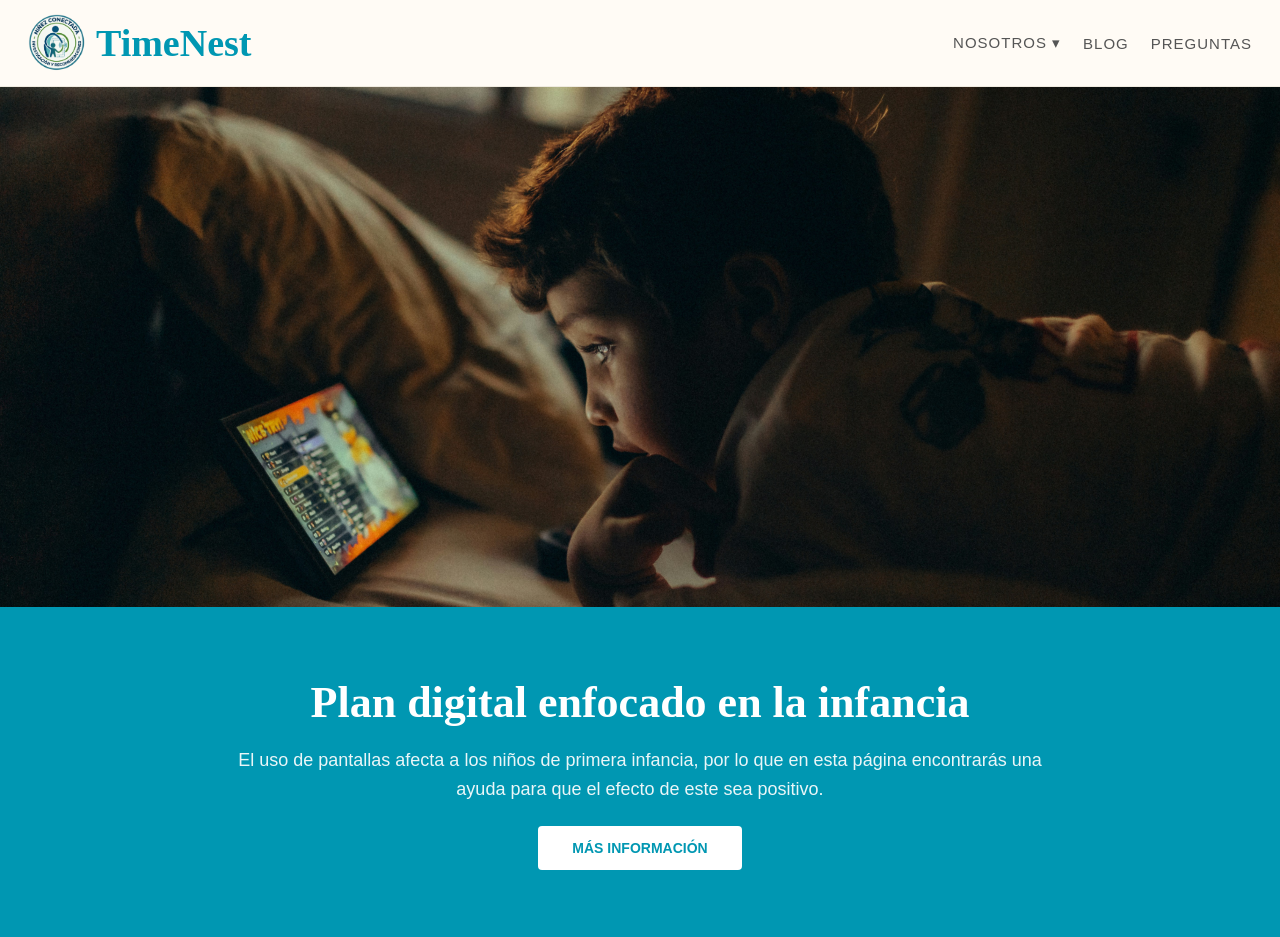
<file: index.html>
<!DOCTYPE html>
<html lang="es">
<head>
    <meta charset="UTF-8">
    <meta name="viewport" content="width=device-width, initial-scale=1.0">
    <title>TimeNest</title>
    <link rel="stylesheet" href="style.css">
    <link rel="icon" type="image/png" href="logo.png">
</head>
<body>
    <header>
        <a href="index.html" class="brand">
            <img src="logo.png" alt="Niñez Conectada" class="logo-img">
            <span class="brand-name">TimeNest</span>
        </a>
        <nav class="nav-center">
            <div class="dropdown">
                <a href="#" class="drop-btn" id="aboutBtn">NOSOTROS ▾</a>
                <div class="dropdown-content" id="aboutMenu">
                    <a href="nosotros.html">Sobre nosotros</a>
                    <a href="mision.html">Nuestra Misión</a>
                </div>
            </div>
            <a href="blog.html">BLOG</a>
            <a href="preguntas.html">PREGUNTAS</a>
        </nav>
    </header>
    <div class="hero-image"></div>
    <section class="hero-text">
        <h1>Plan digital enfocado en la infancia</h1>
        <p>El uso de pantallas afecta a los niños de primera infancia, por lo que en esta página encontrarás una ayuda para que el efecto de este sea positivo.</p>
        <div class="buttons"><a href="mas-informacion.html" class="btn">MÁS INFORMACIÓN</a></div>
    </section>
<script>
const aboutBtn=document.getElementById('aboutBtn'), aboutMenu=document.getElementById('aboutMenu');
aboutBtn.onclick=(e)=>{
    e.preventDefault(); 
    e.stopPropagation(); 
    aboutMenu.classList.toggle('show'); 
};
document.addEventListener('click',()=>{ 
    aboutMenu.classList.remove('show'); 
});
</script>
</body>
</html>
</file>
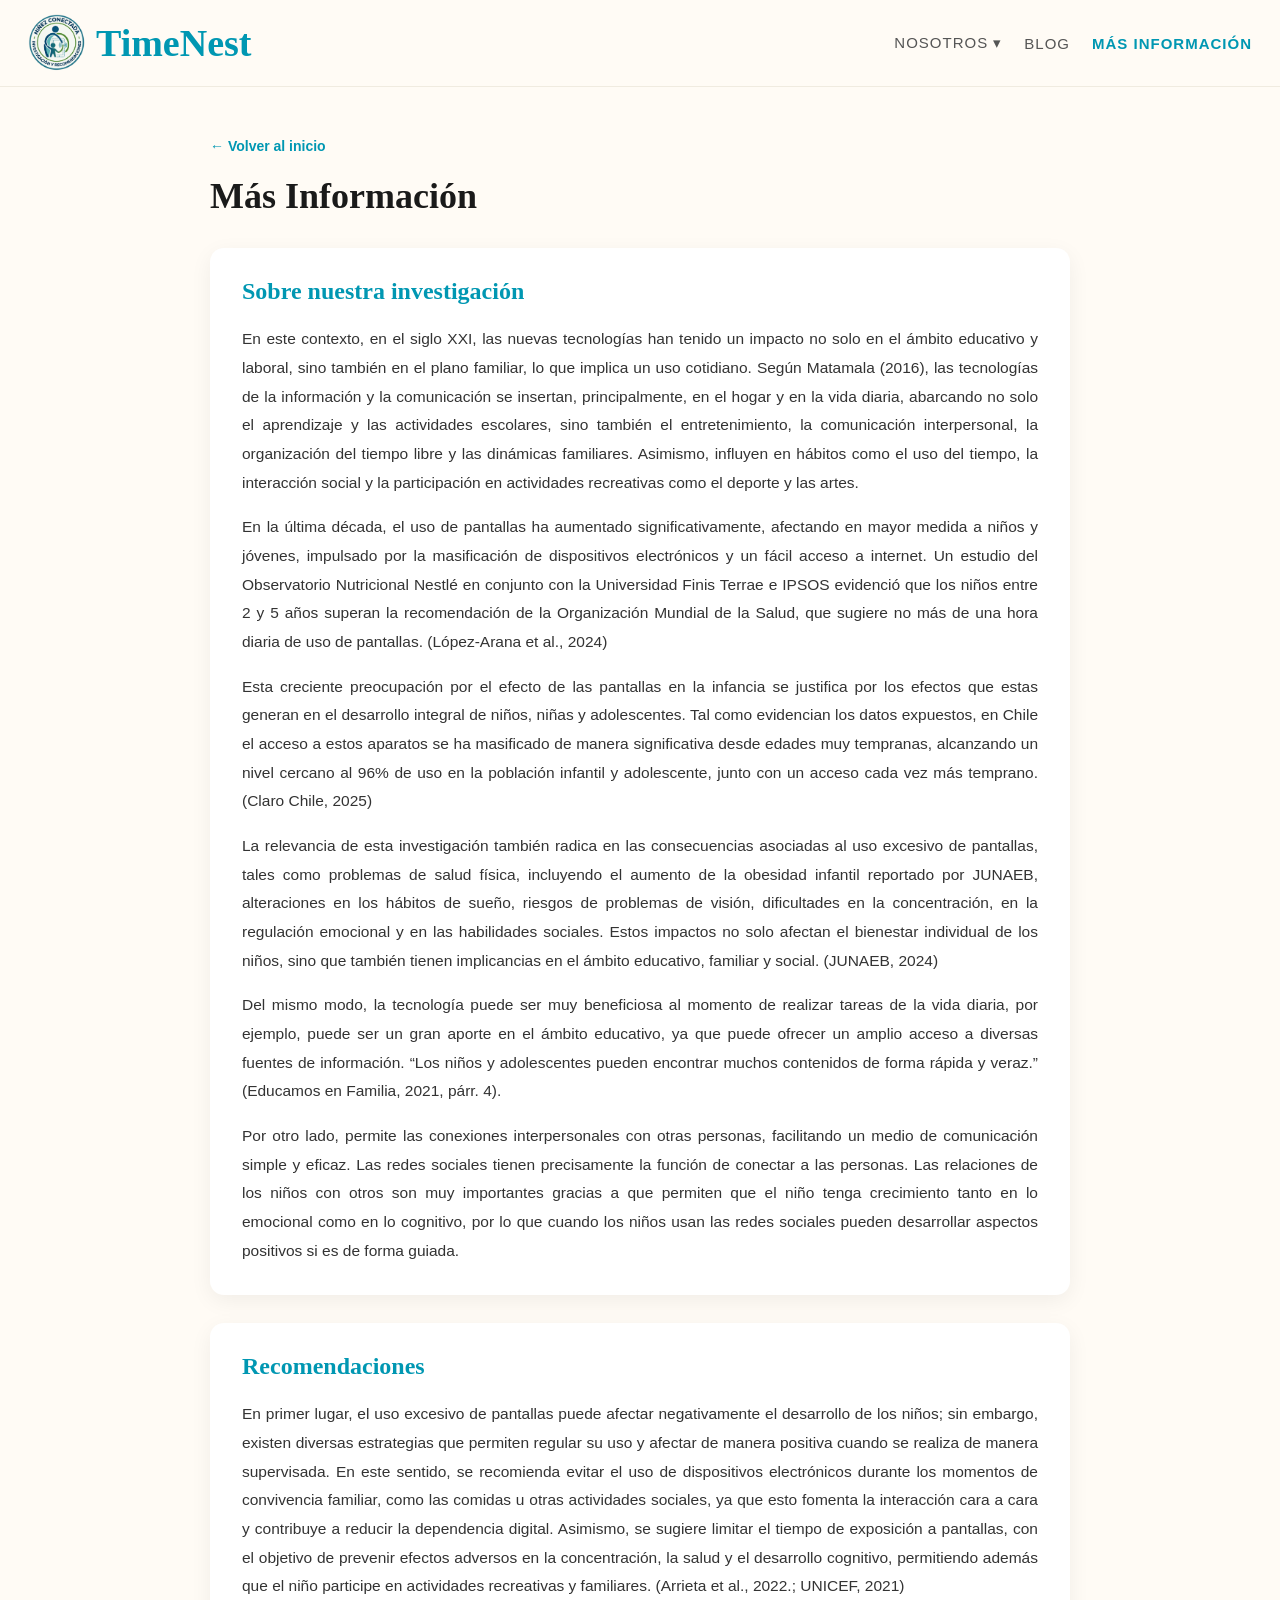
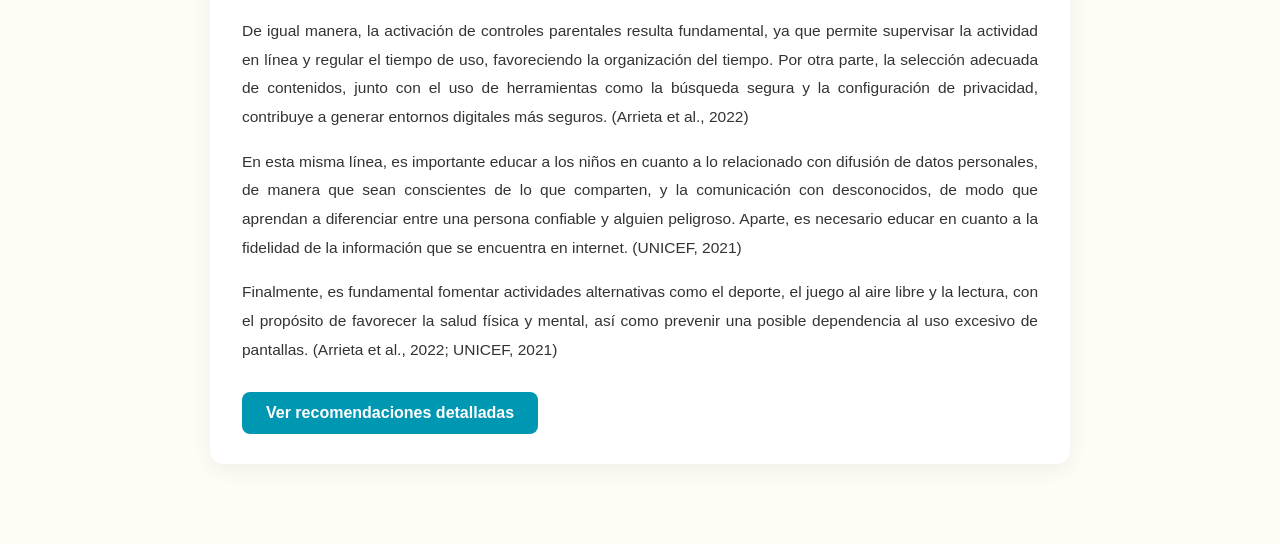
<file: mas-informacion.html>
<!DOCTYPE html>
<html lang="es">
<head>
    <meta charset="UTF-8">
    <meta name="viewport" content="width=device-width, initial-scale=1.0">
    <title>Más Información - TimeNest</title>
    <link rel="stylesheet" href="style.css?v=2">
    <link rel="icon" type="image/png" href="logo.png">
</head>
<body style="background:#FFFBF5;">
    <header>
        <a href="index.html" class="brand">
            <img src="logo.png" alt="Niñez Conectada" class="logo-img">
            <span class="brand-name">TimeNest</span>
        </a>
        <nav class="nav-center">
            <div class="dropdown">
                <a href="#" class="drop-btn" id="aboutBtn">NOSOTROS ▾</a>
                <div class="dropdown-content" id="aboutMenu">
                    <a href="nosotros.html">Sobre nosotros</a>
                    <a href="mision.html">Nuestra Misión</a>
                </div>
            </div>
            <a href="blog.html">BLOG</a>
            <a href="mas-informacion.html" style="color:#0097B2; font-weight:700;">MÁS INFORMACIÓN</a>
        </nav>
    </header>

    <section class="catalog-section" style="max-width:900px; margin:0 auto; text-align:left;">
        <a href="index.html" style="color:#0097B2; text-decoration:none; font-size:14px; font-weight:600;">← Volver al inicio</a>

        <div style="margin-top:20px; margin-bottom:30px;">
            <h1 style="font-family:'Georgia',serif; font-size:36px; font-weight:800; color:#1a1a1a; line-height:1.2;">Más Información</h1>
        </div>

        <div style="background:#fff; border-radius:14px; padding:30px 32px; box-shadow:0 6px 22px rgba(0,0,0,0.06); margin-bottom:28px;">
            <h2 style="font-family:'Georgia',serif; font-size:24px; font-weight:800; color:#0097B2; margin-bottom:20px;">Sobre nuestra investigación</h2>
            
            <p style="font-size:15.5px; line-height:1.85; color:#333; margin-bottom:16px; text-align:justify;">
                En este contexto, en el siglo XXI, las nuevas tecnologías han tenido un impacto no solo en el ámbito educativo y laboral, sino también en el plano familiar, lo que implica un uso cotidiano. Según Matamala (2016), las tecnologías de la información y la comunicación se insertan, principalmente, en el hogar y en la vida diaria, abarcando no solo el aprendizaje y las actividades escolares, sino también el entretenimiento, la comunicación interpersonal, la organización del tiempo libre y las dinámicas familiares. Asimismo, influyen en hábitos como el uso del tiempo, la interacción social y la participación en actividades recreativas como el deporte y las artes.
            </p>
            <p style="font-size:15.5px; line-height:1.85; color:#333; margin-bottom:16px; text-align:justify;">
                En la última década, el uso de pantallas ha aumentado significativamente, afectando en mayor medida a niños y jóvenes, impulsado por la masificación de dispositivos electrónicos y un fácil acceso a internet. Un estudio del Observatorio Nutricional Nestlé en conjunto con la Universidad Finis Terrae e IPSOS evidenció que los niños entre 2 y 5 años superan la recomendación de la Organización Mundial de la Salud, que sugiere no más de una hora diaria de uso de pantallas. (López-Arana et al., 2024)
            </p>
            <p style="font-size:15.5px; line-height:1.85; color:#333; margin-bottom:16px; text-align:justify;">
                Esta creciente preocupación por el efecto de las pantallas en la infancia se justifica por los efectos que estas generan en el desarrollo integral de niños, niñas y adolescentes. Tal como evidencian los datos expuestos, en Chile el acceso a estos aparatos se ha masificado de manera significativa desde edades muy tempranas, alcanzando un nivel cercano al 96% de uso en la población infantil y adolescente, junto con un acceso cada vez más temprano. (Claro Chile, 2025)
            </p>
            <p style="font-size:15.5px; line-height:1.85; color:#333; margin-bottom:16px; text-align:justify;">
                La relevancia de esta investigación también radica en las consecuencias asociadas al uso excesivo de pantallas, tales como problemas de salud física, incluyendo el aumento de la obesidad infantil reportado por JUNAEB, alteraciones en los hábitos de sueño, riesgos de problemas de visión, dificultades en la concentración, en la regulación emocional y en las habilidades sociales. Estos impactos no solo afectan el bienestar individual de los niños, sino que también tienen implicancias en el ámbito educativo, familiar y social. (JUNAEB, 2024)
            </p>
            <p style="font-size:15.5px; line-height:1.85; color:#333; margin-bottom:16px; text-align:justify;">
                Del mismo modo, la tecnología puede ser muy beneficiosa al momento de realizar tareas de la vida diaria, por ejemplo, puede ser un gran aporte en el ámbito educativo, ya que puede ofrecer un amplio acceso a diversas fuentes de información. “Los niños y adolescentes pueden encontrar muchos contenidos de forma rápida y veraz.” (Educamos en Familia, 2021, párr. 4).
            </p>
            <p style="font-size:15.5px; line-height:1.85; color:#333; margin-bottom:0; text-align:justify;">
                Por otro lado, permite las conexiones interpersonales con otras personas, facilitando un medio de comunicación simple y eficaz. Las redes sociales tienen precisamente la función de conectar a las personas. Las relaciones de los niños con otros son muy importantes gracias a que permiten que el niño tenga crecimiento tanto en lo emocional como en lo cognitivo, por lo que cuando los niños usan las redes sociales pueden desarrollar aspectos positivos si es de forma guiada.
            </p>
        </div>

        <div style="background:#fff; border-radius:14px; padding:30px 32px; box-shadow:0 6px 22px rgba(0,0,0,0.06);">
            <h2 style="font-family:'Georgia',serif; font-size:24px; font-weight:800; color:#0097B2; margin-bottom:20px;">Recomendaciones</h2>
            
            <p style="font-size:15.5px; line-height:1.85; color:#333; margin-bottom:16px; text-align:justify;">
                En primer lugar, el uso excesivo de pantallas puede afectar negativamente el desarrollo de los niños; sin embargo, existen diversas estrategias que permiten regular su uso y afectar de manera positiva cuando se realiza de manera supervisada. En este sentido, se recomienda evitar el uso de dispositivos electrónicos durante los momentos de convivencia familiar, como las comidas u otras actividades sociales, ya que esto fomenta la interacción cara a cara y contribuye a reducir la dependencia digital. Asimismo, se sugiere limitar el tiempo de exposición a pantallas, con el objetivo de prevenir efectos adversos en la concentración, la salud y el desarrollo cognitivo, permitiendo además que el niño participe en actividades recreativas y familiares. (Arrieta et al., 2022.; UNICEF, 2021)
            </p>
            <p style="font-size:15.5px; line-height:1.85; color:#333; margin-bottom:16px; text-align:justify;">
                De igual manera, la activación de controles parentales resulta fundamental, ya que permite supervisar la actividad en línea y regular el tiempo de uso, favoreciendo la organización del tiempo. Por otra parte, la selección adecuada de contenidos, junto con el uso de herramientas como la búsqueda segura y la configuración de privacidad, contribuye a generar entornos digitales más seguros. (Arrieta et al., 2022)
            </p>
            <p style="font-size:15.5px; line-height:1.85; color:#333; margin-bottom:16px; text-align:justify;">
                En esta misma línea, es importante educar a los niños en cuanto a lo relacionado con difusión de datos personales, de manera que sean conscientes de lo que comparten, y la comunicación con desconocidos, de modo que aprendan a diferenciar entre una persona confiable y alguien peligroso. Aparte, es necesario educar en cuanto a la fidelidad de la información que se encuentra en internet. (UNICEF, 2021)
            </p>
            <p style="font-size:15.5px; line-height:1.85; color:#333; margin-bottom:0; text-align:justify;">
                Finalmente, es fundamental fomentar actividades alternativas como el deporte, el juego al aire libre y la lectura, con el propósito de favorecer la salud física y mental, así como prevenir una posible dependencia al uso excesivo de pantallas. (Arrieta et al., 2022; UNICEF, 2021)
            </p>

            <a href="blog.html" style="display:inline-block; margin-top:28px; background:#0097B2; color:#fff; padding:12px 24px; border-radius:8px; text-decoration:none; font-weight:600;">Ver recomendaciones detalladas</a>
        </div>
    </section>

<script>
const aboutBtn=document.getElementById('aboutBtn'), aboutMenu=document.getElementById('aboutMenu');
aboutBtn.onclick=(e)=>{e.preventDefault(); e.stopPropagation(); aboutMenu.classList.toggle('show'); };
document.addEventListener('click',()=>{ aboutMenu.classList.remove('show'); });
</script>
</body>
</html>
</file>
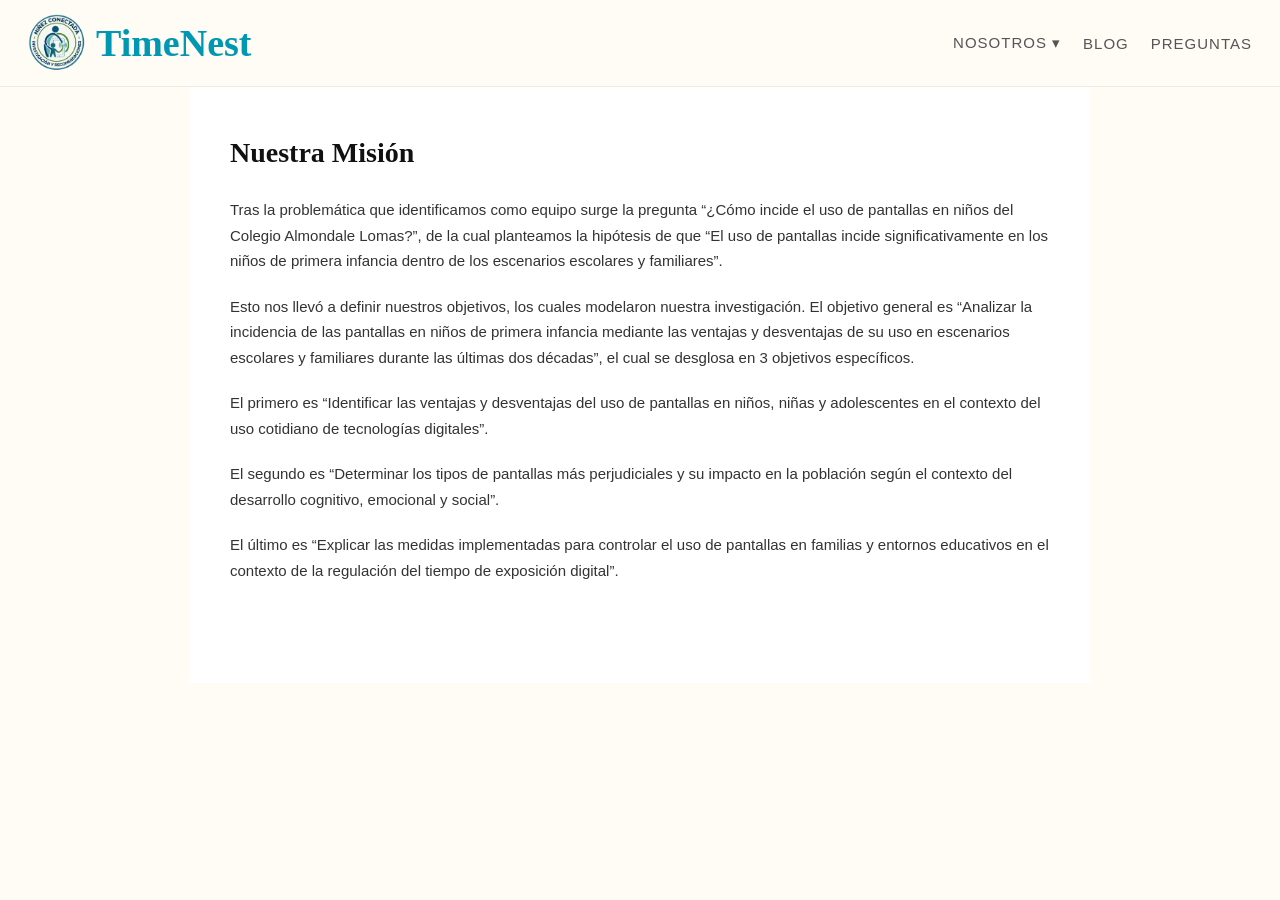
<file: mision.html>
<!DOCTYPE html>
<html lang="es">
<head>
    <meta charset="UTF-8">
    <meta name="viewport" content="width=device-width, initial-scale=1.0">
    <title>Nuestra Misión - TimeNest</title>
    <link rel="stylesheet" href="style.css">
    <link rel="icon" type="image/png" href="logo.png">
</head>
<body>
    <header>
        <a href="index.html" class="brand">
            <img src="logo.png" alt="Niñez Conectada" class="logo-img">
            <span class="brand-name">TimeNest</span>
        </a>
        <nav class="nav-center">
            <div class="dropdown">
                <a href="#" class="drop-btn" id="aboutBtn">NOSOTROS ▾</a>
                <div class="dropdown-content" id="aboutMenu">
                    <a href="nosotros.html">Sobre nosotros</a>
                    <a href="mision.html">Nuestra Misión</a>
                </div>
            </div>
            <a href="blog.html">BLOG</a>
            <a href="#">PREGUNTAS</a>
        </nav>
    </header>

    <section class="nosotros-section">
        <h1>Nuestra Misión</h1>
        <div class="nosotros-content">
            <p>
                Tras la problemática que identificamos como equipo surge la pregunta “¿Cómo incide el uso de pantallas en niños del Colegio Almondale Lomas?”, de la cual planteamos la hipótesis de que “El uso de pantallas incide significativamente en los niños de primera infancia dentro de los escenarios escolares y familiares”.
            </p>
            <p>
                Esto nos llevó a definir nuestros objetivos, los cuales modelaron nuestra investigación. El objetivo general es “Analizar la incidencia de las pantallas en niños de primera infancia mediante las ventajas y desventajas de su uso en escenarios escolares y familiares durante las últimas dos décadas”, el cual se desglosa en 3 objetivos específicos.
            </p>
            <p>
                El primero es “Identificar las ventajas y desventajas del uso de pantallas en niños, niñas y adolescentes en el contexto del uso cotidiano de tecnologías digitales”.
            </p>
            <p>
                El segundo es “Determinar los tipos de pantallas más perjudiciales y su impacto en la población según el contexto del desarrollo cognitivo, emocional y social”.
            </p>
            <p>
                El último es “Explicar las medidas implementadas para controlar el uso de pantallas en familias y entornos educativos en el contexto de la regulación del tiempo de exposición digital”.
            </p>
        </div>
    </section>

<script>
const aboutBtn=document.getElementById('aboutBtn'), aboutMenu=document.getElementById('aboutMenu');
aboutBtn.onclick=(e)=>{e.preventDefault(); e.stopPropagation(); aboutMenu.classList.toggle('show'); };
document.addEventListener('click',()=>{ aboutMenu.classList.remove('show'); });
</script>
</body>
</html>
</file>
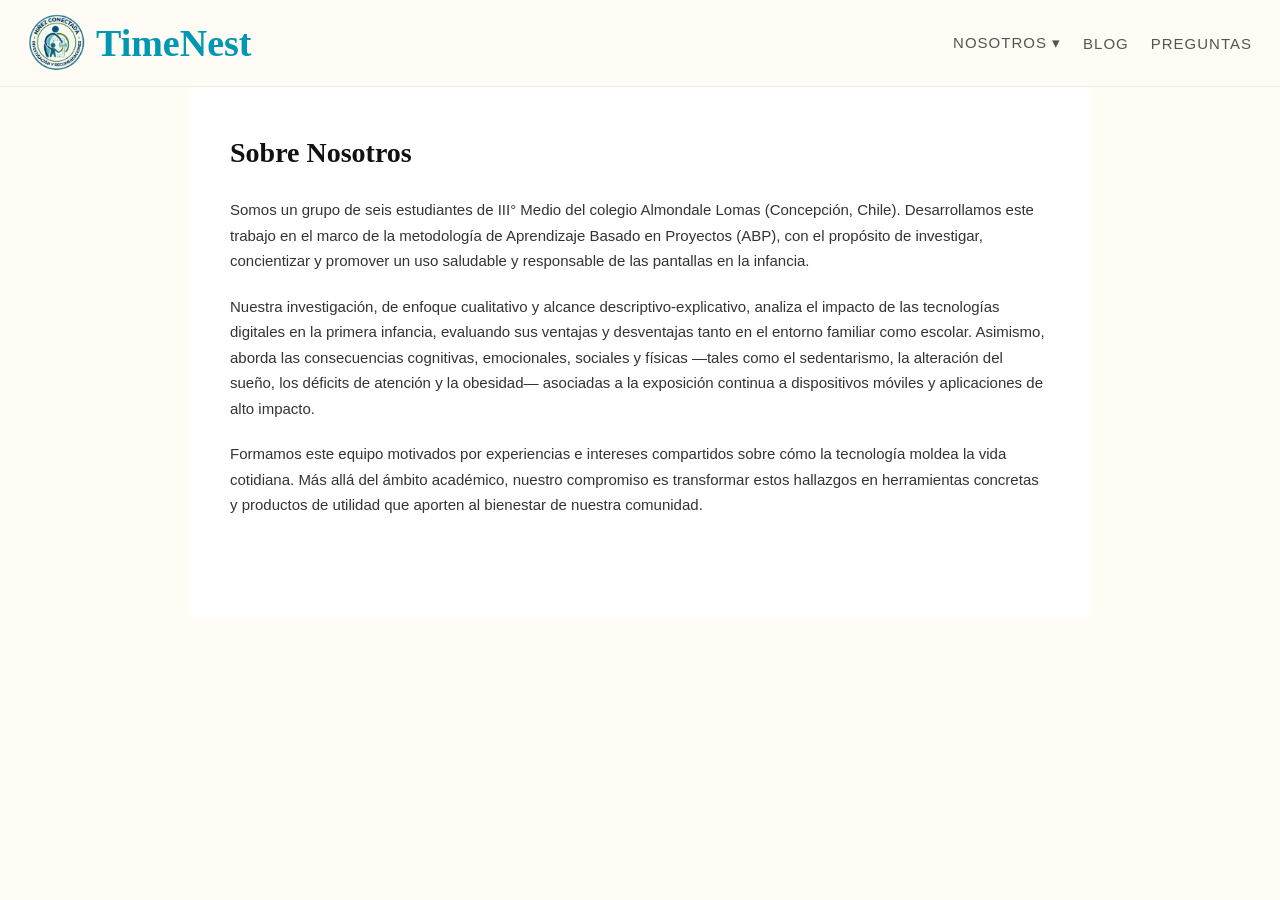
<file: nosotros.html>
<!DOCTYPE html>
<html lang="es">
<head>
    <meta charset="UTF-8">
    <meta name="viewport" content="width=device-width, initial-scale=1.0">
    <title>Sobre Nosotros - TimeNest</title>
    <link rel="stylesheet" href="style.css">
    <link rel="icon" type="image/png" href="logo.png">
</head>
<body>
    <header>
        <a href="index.html" class="brand">
            <img src="logo.png" alt="Niñez Conectada" class="logo-img">
            <span class="brand-name">TimeNest</span>
        </a>
        <nav class="nav-center">
            <div class="dropdown">
                <a href="#" class="drop-btn" id="aboutBtn">NOSOTROS ▾</a>
                <div class="dropdown-content" id="aboutMenu">
                    <a href="nosotros.html">Sobre nosotros</a>
                    <a href="mision.html">Nuestra Misión</a>
                </div>
            </div>
            <a href="blog.html">BLOG</a>
            <a href="#">PREGUNTAS</a>
        </nav>
    </header>
    <section class="nosotros-section">
        <h1>Sobre Nosotros</h1>
        <div class="nosotros-content">
            <p>Somos un grupo de seis estudiantes de III° Medio del colegio Almondale Lomas (Concepción, Chile). Desarrollamos este trabajo en el marco de la metodología de Aprendizaje Basado en Proyectos (ABP), con el propósito de investigar, concientizar y promover un uso saludable y responsable de las pantallas en la infancia.</p>
            <p>Nuestra investigación, de enfoque cualitativo y alcance descriptivo-explicativo, analiza el impacto de las tecnologías digitales en la primera infancia, evaluando sus ventajas y desventajas tanto en el entorno familiar como escolar. Asimismo, aborda las consecuencias cognitivas, emocionales, sociales y físicas —tales como el sedentarismo, la alteración del sueño, los déficits de atención y la obesidad— asociadas a la exposición continua a dispositivos móviles y aplicaciones de alto impacto.</p>
            <p>Formamos este equipo motivados por experiencias e intereses compartidos sobre cómo la tecnología moldea la vida cotidiana. Más allá del ámbito académico, nuestro compromiso es transformar estos hallazgos en herramientas concretas y productos de utilidad que aporten al bienestar de nuestra comunidad.</p>
        </div>
    </section>
<script>
const aboutBtn=document.getElementById('aboutBtn'), aboutMenu=document.getElementById('aboutMenu');
aboutBtn.onclick=(e)=>{e.preventDefault(); e.stopPropagation(); aboutMenu.classList.toggle('show'); };
document.addEventListener('click',()=>{ aboutMenu.classList.remove('show'); });
</script>
</body>
</html>
</file>
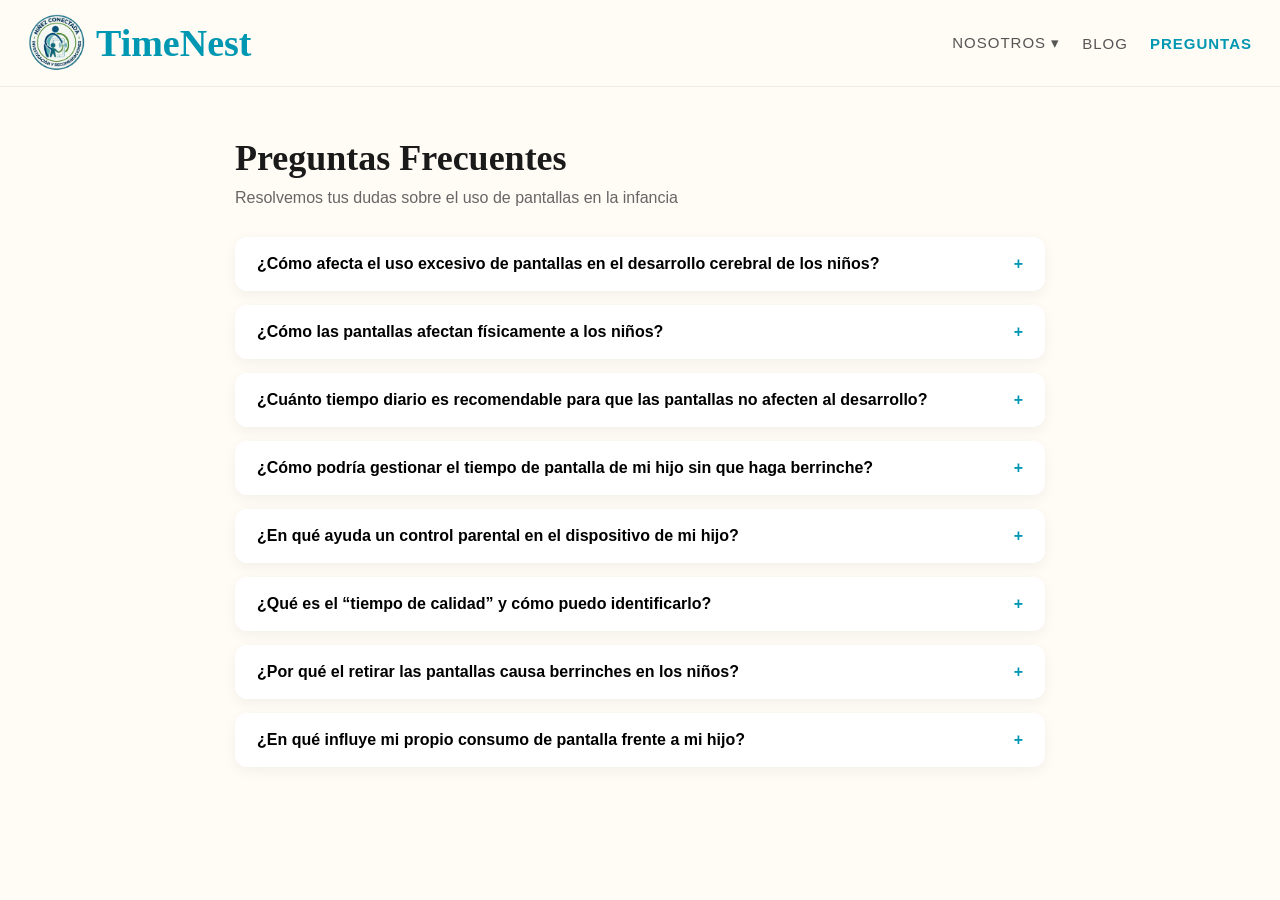
<file: preguntas.html>
<!DOCTYPE html>
<html lang="es">
<head>
    <meta charset="UTF-8">
    <meta name="viewport" content="width=device-width, initial-scale=1.0">
    <title>Preguntas Frecuentes - TimeNest</title>
    <link rel="stylesheet" href="style.css?v=2">
    <link rel="icon" type="image/png" href="logo.png">
</head>
<body style="background:#FFFBF5;">
    <header>
        <a href="index.html" class="brand">
            <img src="logo.png" alt="Niñez Conectada" class="logo-img">
            <span class="brand-name">TimeNest</span>
        </a>
        <nav class="nav-center">
            <div class="dropdown">
                <a href="#" class="drop-btn" id="aboutBtn">NOSOTROS ▾</a>
                <div class="dropdown-content" id="aboutMenu">
                    <a href="nosotros.html">Sobre nosotros</a>
                    <a href="mision.html">Nuestra Misión</a>
                </div>
            </div>
            <a href="blog.html">BLOG</a>
            <a href="preguntas.html" style="color:#0097B2; font-weight:700;">PREGUNTAS</a>
        </nav>
    </header>

    <section class="catalog-section" style="max-width:850px; margin:0 auto; text-align:left;">
        <h1 style="font-family:'Georgia',serif; font-size:36px; font-weight:800; color:#1a1a1a; margin-bottom:10px;">Preguntas Frecuentes</h1>
        <p style="color:#666; font-size:16px; margin-bottom:30px;">Resolvemos tus dudas sobre el uso de pantallas en la infancia</p>

        <div class="faq-item" style="background:#fff; border-radius:12px; margin-bottom:14px; box-shadow:0 4px 14px rgba(0,0,0,0.05); overflow:hidden;">
            <button class="faq-question" style="width:100%; text-align:left; padding:18px 22px; font-size:16px; font-weight:700; background:none; border:none; cursor:pointer; display:flex; justify-content:space-between; gap:12px;">
                ¿Cómo afecta el uso excesivo de pantallas en el desarrollo cerebral de los niños? <span style="color:#0097B2;">+</span>
            </button>
            <div class="faq-answer" style="display:none; padding:0 22px 20px; font-size:15.5px; line-height:1.75; color:#444;">
                El uso desmedido de pantallas puede alterar el desarrollo de áreas clave relacionadas con la atención, el control de impulsos y la empatía, esto afectando en mayor medida a la corta edad.
            </div>
        </div>

        <div class="faq-item" style="background:#fff; border-radius:12px; margin-bottom:14px; box-shadow:0 4px 14px rgba(0,0,0,0.05); overflow:hidden;">
            <button class="faq-question" style="width:100%; text-align:left; padding:18px 22px; font-size:16px; font-weight:700; background:none; border:none; cursor:pointer; display:flex; justify-content:space-between; gap:12px;">
                ¿Cómo las pantallas afectan físicamente a los niños? <span style="color:#0097B2;">+</span>
            </button>
            <div class="faq-answer" style="display:none; padding:0 22px 20px; font-size:15.5px; line-height:1.75; color:#444;">
                El uso de pantallas aísla al niño de la actividad física y de las actividades recreativas, esto se ve principalmente reflejado en el estado físico del menor, causando una posible obesidad si no se regula el uso de pantallas.
            </div>
        </div>

        <div class="faq-item" style="background:#fff; border-radius:12px; margin-bottom:14px; box-shadow:0 4px 14px rgba(0,0,0,0.05); overflow:hidden;">
            <button class="faq-question" style="width:100%; text-align:left; padding:18px 22px; font-size:16px; font-weight:700; background:none; border:none; cursor:pointer; display:flex; justify-content:space-between; gap:12px;">
                ¿Cuánto tiempo diario es recomendable para que las pantallas no afecten al desarrollo? <span style="color:#0097B2;">+</span>
            </button>
            <div class="faq-answer" style="display:none; padding:0 22px 20px; font-size:15.5px; line-height:1.75; color:#444;">
                Entre 1 a 1.5 horas ya que es fundamental priorizar la actividad física, la interacción social, las tareas escolares y el sueño reparador del niño para que el uso de pantallas no termine siendo un problema en la vida del menor y más bien sea una herramienta de apoyo en su desarrollo.
            </div>
        </div>

        <div class="faq-item" style="background:#fff; border-radius:12px; margin-bottom:14px; box-shadow:0 4px 14px rgba(0,0,0,0.05); overflow:hidden;">
            <button class="faq-question" style="width:100%; text-align:left; padding:18px 22px; font-size:16px; font-weight:700; background:none; border:none; cursor:pointer; display:flex; justify-content:space-between; gap:12px;">
                ¿Cómo podría gestionar el tiempo de pantalla de mi hijo sin que haga berrinche? <span style="color:#0097B2;">+</span>
            </button>
            <div class="faq-answer" style="display:none; padding:0 22px 20px; font-size:15.5px; line-height:1.75; color:#444;">
                Dando ejemplo, no usando constantemente pantallas frente al menor y proponiendo actividades al aire libre que lo alejen de las pantallas, de esta manera el niño no va a sentir la necesidad de hacer uso de la tecnología y va a optar por hacer actividades que sean más recreativas.
            </div>
        </div>

        <div class="faq-item" style="background:#fff; border-radius:12px; margin-bottom:14px; box-shadow:0 4px 14px rgba(0,0,0,0.05); overflow:hidden;">
            <button class="faq-question" style="width:100%; text-align:left; padding:18px 22px; font-size:16px; font-weight:700; background:none; border:none; cursor:pointer; display:flex; justify-content:space-between; gap:12px;">
                ¿En qué ayuda un control parental en el dispositivo de mi hijo? <span style="color:#0097B2;">+</span>
            </button>
            <div class="faq-answer" style="display:none; padding:0 22px 20px; font-size:15.5px; line-height:1.75; color:#444;">
                Puede utilizar las herramientas de los sistemas operativos como (Google Family Link o Apple Screen Time) para poder bloquear aplicaciones, filtrar contenidos y establecer horarios de apagado automático. Esto permite supervisar la actividad en línea y regular el tiempo de uso, favoreciendo la organización del tiempo. Por otra parte, la selección adecuada de contenidos, junto con el uso de herramientas como la búsqueda segura y la configuración de privacidad, contribuye a generar entornos digitales más seguros.
            </div>
        </div>

        <div class="faq-item" style="background:#fff; border-radius:12px; margin-bottom:14px; box-shadow:0 4px 14px rgba(0,0,0,0.05); overflow:hidden;">
            <button class="faq-question" style="width:100%; text-align:left; padding:18px 22px; font-size:16px; font-weight:700; background:none; border:none; cursor:pointer; display:flex; justify-content:space-between; gap:12px;">
                ¿Qué es el “tiempo de calidad” y cómo puedo identificarlo? <span style="color:#0097B2;">+</span>
            </button>
            <div class="faq-answer" style="display:none; padding:0 22px 20px; font-size:15.5px; line-height:1.75; color:#444;">
                Es aquel momento en el cual el infante logra interactuar y compartir con los familiares, amigos, compañeros de curso, etc. por ejemplo a la hora de la comida, en el parque, conversando con amigos, entre otras actividades.
            </div>
        </div>

        <div class="faq-item" style="background:#fff; border-radius:12px; margin-bottom:14px; box-shadow:0 4px 14px rgba(0,0,0,0.05); overflow:hidden;">
            <button class="faq-question" style="width:100%; text-align:left; padding:18px 22px; font-size:16px; font-weight:700; background:none; border:none; cursor:pointer; display:flex; justify-content:space-between; gap:12px;">
                ¿Por qué el retirar las pantallas causa berrinches en los niños? <span style="color:#0097B2;">+</span>
            </button>
            <div class="faq-answer" style="display:none; padding:0 22px 20px; font-size:15.5px; line-height:1.75; color:#444;">
                Porque el uso de pantallas estimula una alta dosis de dopamina, al retirar el dispositivo, el infante sufre una caída abrupta de este componente provocando una gran frustración en él.
            </div>
        </div>

        <div class="faq-item" style="background:#fff; border-radius:12px; margin-bottom:14px; box-shadow:0 4px 14px rgba(0,0,0,0.05); overflow:hidden;">
            <button class="faq-question" style="width:100%; text-align:left; padding:18px 22px; font-size:16px; font-weight:700; background:none; border:none; cursor:pointer; display:flex; justify-content:space-between; gap:12px;">
                ¿En qué influye mi propio consumo de pantalla frente a mi hijo? <span style="color:#0097B2;">+</span>
            </button>
            <div class="faq-answer" style="display:none; padding:0 22px 20px; font-size:15.5px; line-height:1.75; color:#444;">
                Los niños suelen aprender por imitación, si ven a sus padres haciendo uso constante de las pantallas probablemente van a intentar replicar este comportamiento por la falta de atención.
            </div>
        </div>

    </section>

<script>
const aboutBtn=document.getElementById('aboutBtn'), aboutMenu=document.getElementById('aboutMenu');
if(aboutBtn){
  aboutBtn.onclick=(e)=>{e.preventDefault(); e.stopPropagation(); aboutMenu.classList.toggle('show'); };
  document.addEventListener('click',()=>{ aboutMenu.classList.remove('show'); });
}
document.querySelectorAll('.faq-question').forEach(btn=>{
    btn.addEventListener('click',()=>{
        const answer = btn.nextElementSibling;
        const isOpen = answer.style.display === 'block';
        document.querySelectorAll('.faq-answer').forEach(a=>a.style.display='none');
        document.querySelectorAll('.faq-question span').forEach(s=>s.textContent='+');
        if(!isOpen){ answer.style.display='block'; btn.querySelector('span').textContent='−'; }
    });
});
</script>
</body>
</html>
</file>
<file: style.css>
*{margin:0;padding:0;box-sizing:border-box}
html{scroll-behavior:smooth}
body{font-family:Arial,Helvetica,sans-serif;background:#FFFBF5;color:#333}

/* HEADER */
header{display:flex;justify-content:space-between;align-items:center;background:#FFFBF5;border-bottom:1px solid #f0ebe0;position:sticky;top:0;z-index:1000;padding:14px 28px}
.brand{display:flex;align-items:center;gap:10px;text-decoration:none!important}
.logo-img{width:58px;height:58px;object-fit:contain;border-radius:50%;display:block}
.brand-name{font-family:'Georgia',serif;font-size:38px;color:#0097B2;font-weight:700;line-height:58px;text-decoration:none!important}
.nav-center{display:flex;gap:22px;align-items:center}
.nav-center a,.drop-btn{text-decoration:none;color:#555;font-size:15px;letter-spacing:1px;font-weight:500;background:none;border:none;cursor:pointer}
.nav-center a:hover,.drop-btn:hover{color:#0097B2}
.dropdown{position:relative}
.dropdown-content{display:none;position:absolute;left:50%;transform:translateX(-50%);top:38px;background:#fff;min-width:190px;border-radius:10px;box-shadow:0 8px 24px rgba(0,0,0,0.15);border:1px solid #eee;z-index:1200;overflow:hidden}
.dropdown-content.show{display:block}
.dropdown-content a{display:block;padding:12px 16px;font-size:14px;color:#444;text-decoration:none}
.dropdown-content a:hover{background:#f0f9fa;color:#0097B2}

/* IDIOMA - MENU PEQUEÑO COMO TU FOTO */
.lang-dropdown{position:relative;margin-left:8px}
.lang-btn{background:#fff;border:1px solid #ddd;border-radius:6px;padding:4px 8px;cursor:pointer;font-size:13px;color:#333;display:flex;align-items:center;gap:4px}
.lang-menu{display:none;position:absolute;right:0;top:34px;background:#fff;border:1px solid #ccc;border-radius:4px;box-shadow:0 4px 12px rgba(0,0,0,0.15);min-width:130px;z-index:1200;overflow:hidden;padding:2px}
.lang-menu.show{display:flex;gap:2px}
.lang-menu button{width:auto;background:#f5f5f5;border:1px solid #ddd;border-radius:3px;padding:4px 6px;text-align:left;cursor:pointer;font-size:12px;display:flex;align-items:center;gap:4px;white-space:nowrap}
.lang-menu button:hover{background:#e9e9e9}

/* HERO */
.hero-image{width:100%;height:520px;background:url('banner.png') no-repeat center/cover;background-color:#000}
.hero-text{background:#0097B2;color:#fff;text-align:center;padding:70px 20px 80px}
.hero-text h1{font-family:'Georgia',serif;font-size:44px;margin-bottom:18px}
.hero-text p{max-width:820px;margin:0 auto 35px;font-size:18px;line-height:1.6;color:#eaf6f8}
.btn{background:#fff;color:#0097B2;padding:14px 34px;border-radius:4px;font-size:14px;font-weight:700;text-decoration:none}

/* NOSOTROS */
.nosotros-section{max-width:900px;margin:0 auto;padding:50px 40px 80px; background:#fff;}
.nosotros-section h1{font-family:'Georgia',serif;font-size:28px;font-weight:700;color:#111;margin-bottom:28px;}
.nosotros-content p{font-size:15px;line-height:1.7;color:#333;margin-bottom:20px;}

/* BLOG CATALOGO CENTRADO */
.catalog-section{background:#FFFBF5; padding:50px 20px 80px; text-align:center; width:100%;}
.catalog-title{font-family:'Georgia',serif; font-size:34px; font-weight:800; color:#1a1a1a; margin-bottom:8px; text-align:center;}
.catalog-subtitle{font-size:14px; color:#8a8a8a; margin-bottom:45px; text-align:center;}
.catalog-grid{display:grid; grid-template-columns: repeat(3, 260px); justify-content:center; gap:30px; max-width:1100px; margin:0 auto;}
.catalog-card{background:#ffffff; width:260px; border-radius:14px; box-shadow:0 6px 22px rgba(0,0,0,0.07); padding:14px 14px 20px; text-decoration:none!important; display:flex; flex-direction:column; align-items:center; transition:transform 0.2s;}
.catalog-card:hover{transform:translateY(-5px); box-shadow:0 10px 32px rgba(0,0,0,0.12);}
.catalog-img{width:100%!important; height:210px!important; object-fit:cover; border-radius:10px; display:block;}
.catalog-card-title{font-family:'Georgia',serif; font-size:16px; font-weight:700; color:#1a1a1a; margin-top:18px; margin-bottom:4px; text-decoration:none!important;}
.catalog-card-desc{font-size:13px; color:#666; font-weight:500; margin-bottom:16px; text-decoration:none!important;}
.catalog-btn{background:#F5F0E8; border:1px solid #eee7d6; color:#333; padding:9px 24px; border-radius:22px; font-size:13px; font-weight:600; text-decoration:none!important;}

@media (max-width:900px){
 header{flex-wrap:wrap;padding:10px 12px}
 .logo-img{width:42px;height:42px}.brand-name{font-size:26px;line-height:42px}
 .nav-center{width:100%;justify-content:center;gap:12px;padding-top:8px;border-top:1px solid #f5f5f5;flex-wrap:wrap}
 .hero-image{height:280px}.hero-text h1{font-size:28px}
 .catalog-grid{grid-template-columns: repeat(2, 165px); gap:16px;}
 .catalog-card{width:165px; padding:10px 10px 14px;}
 .catalog-img{height:140px!important;}
 .catalog-title{font-size:26px;}
 .nosotros-section{padding:30px 16px 50px}
}
</file>
